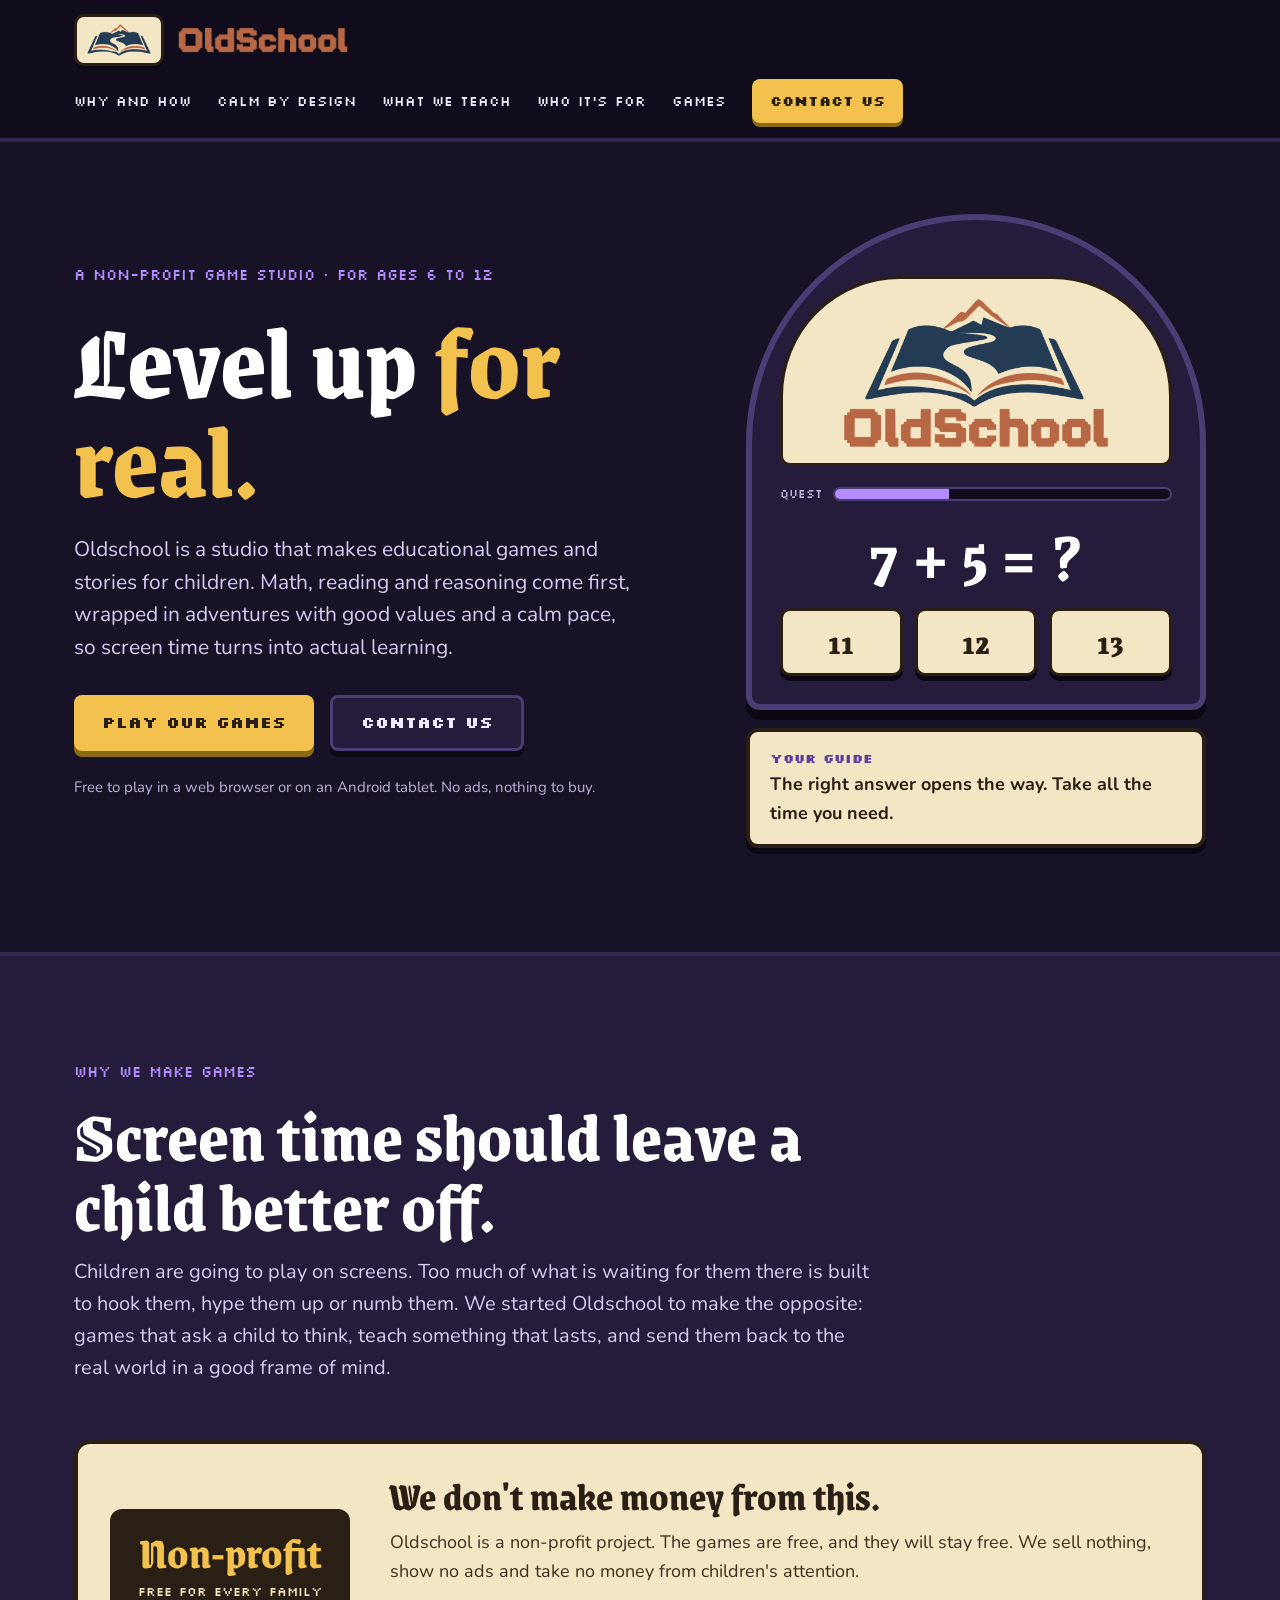
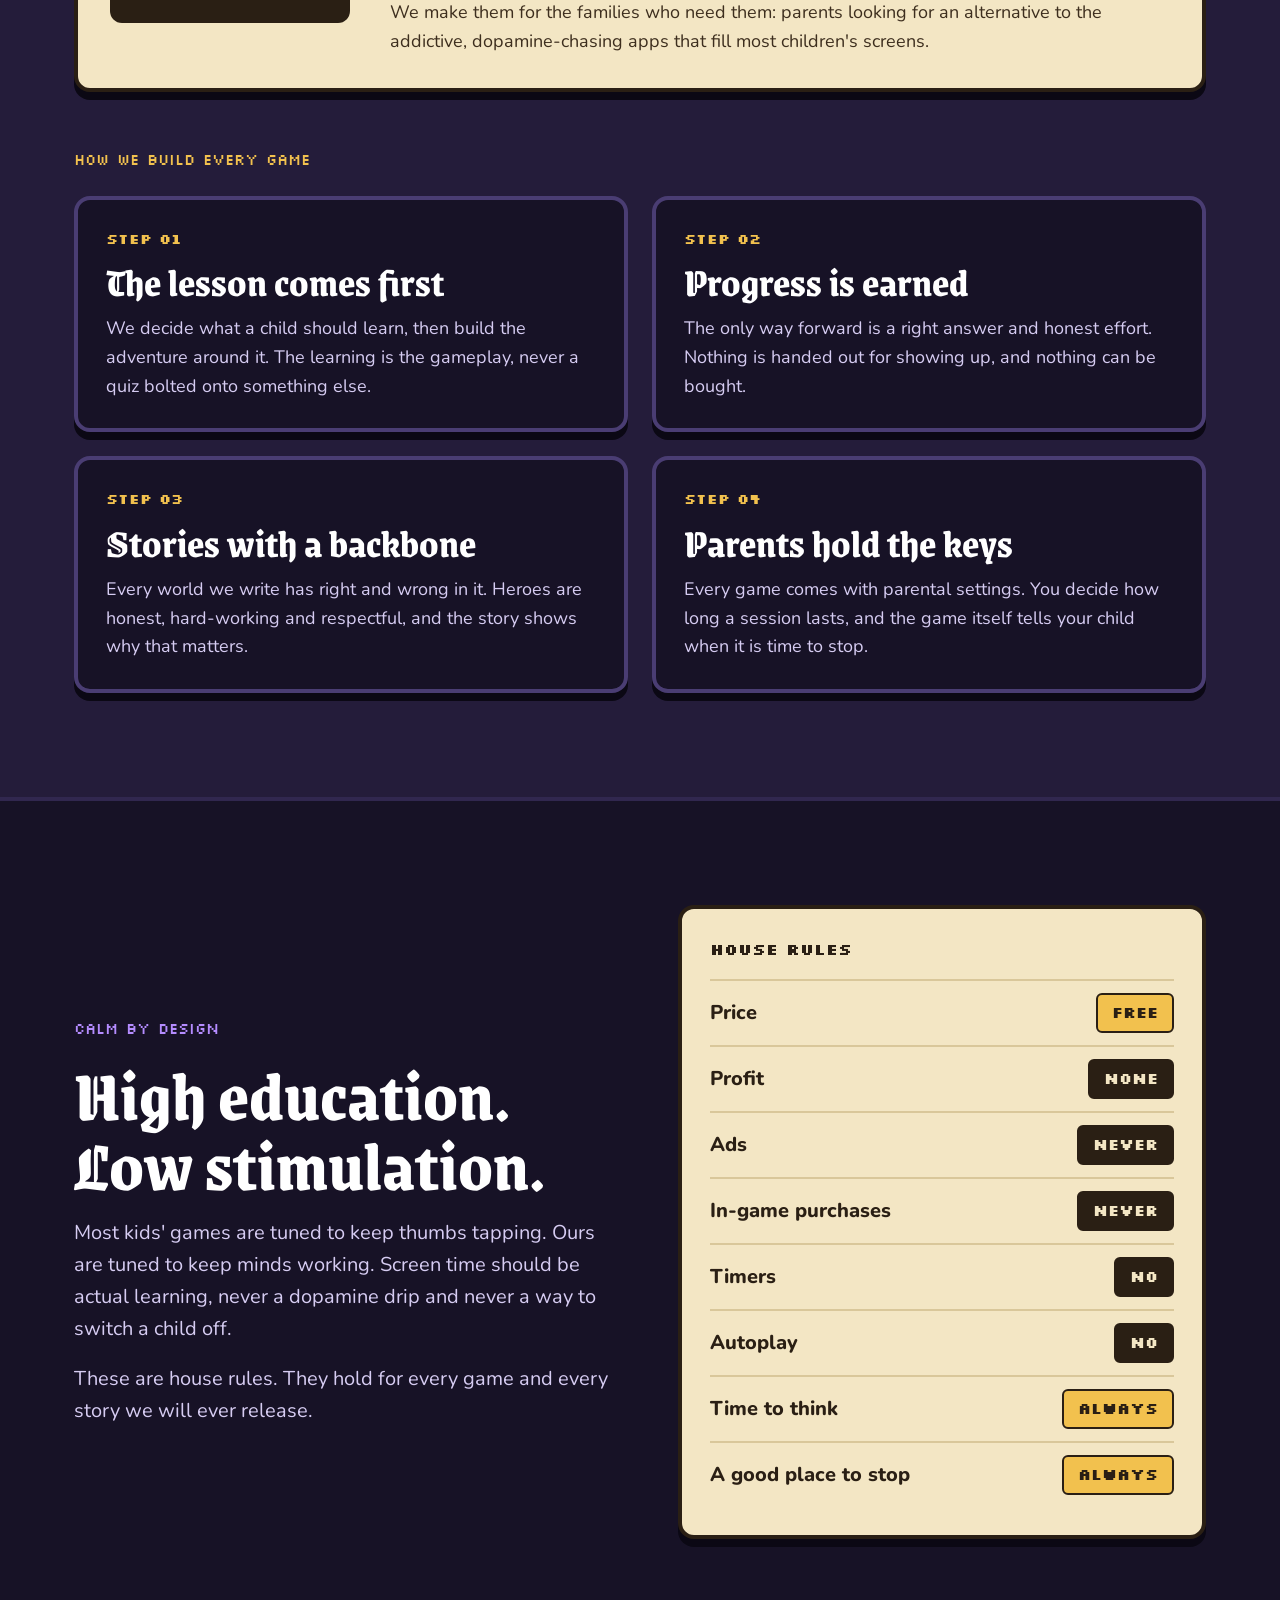
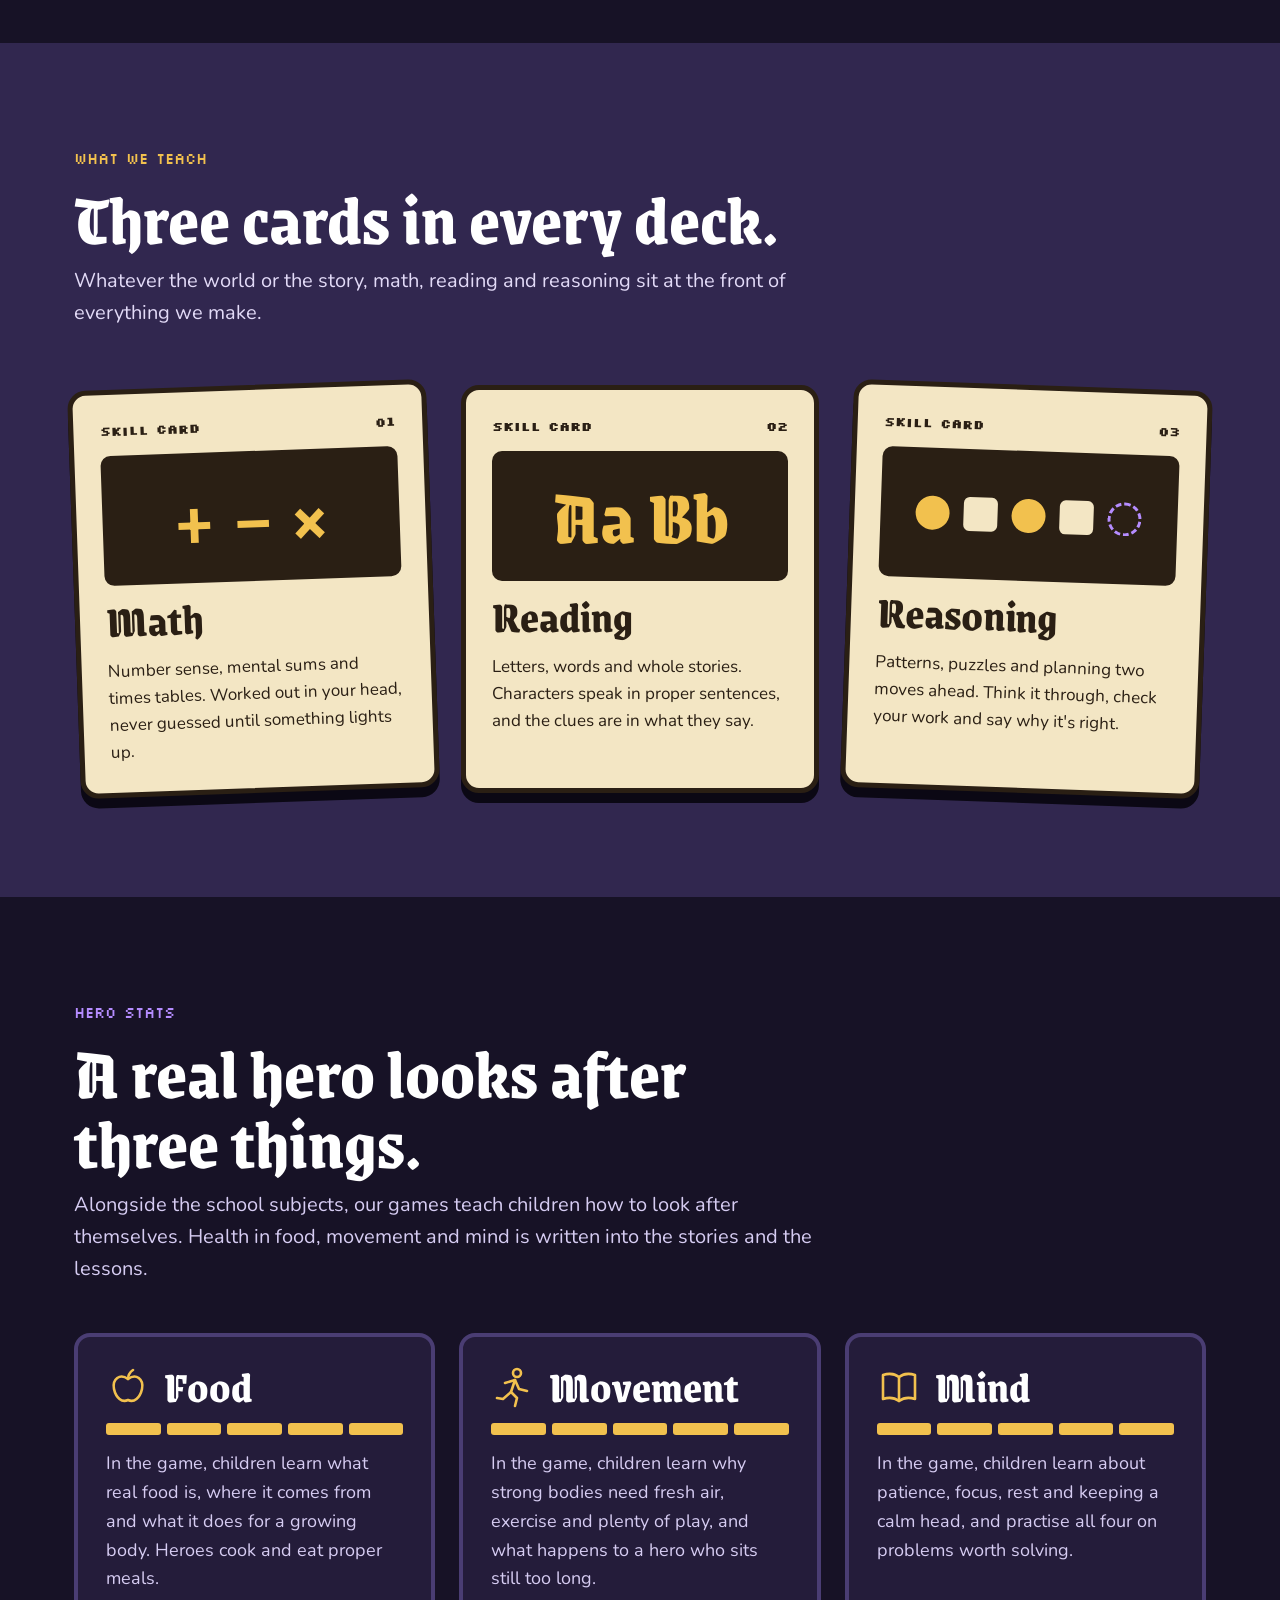
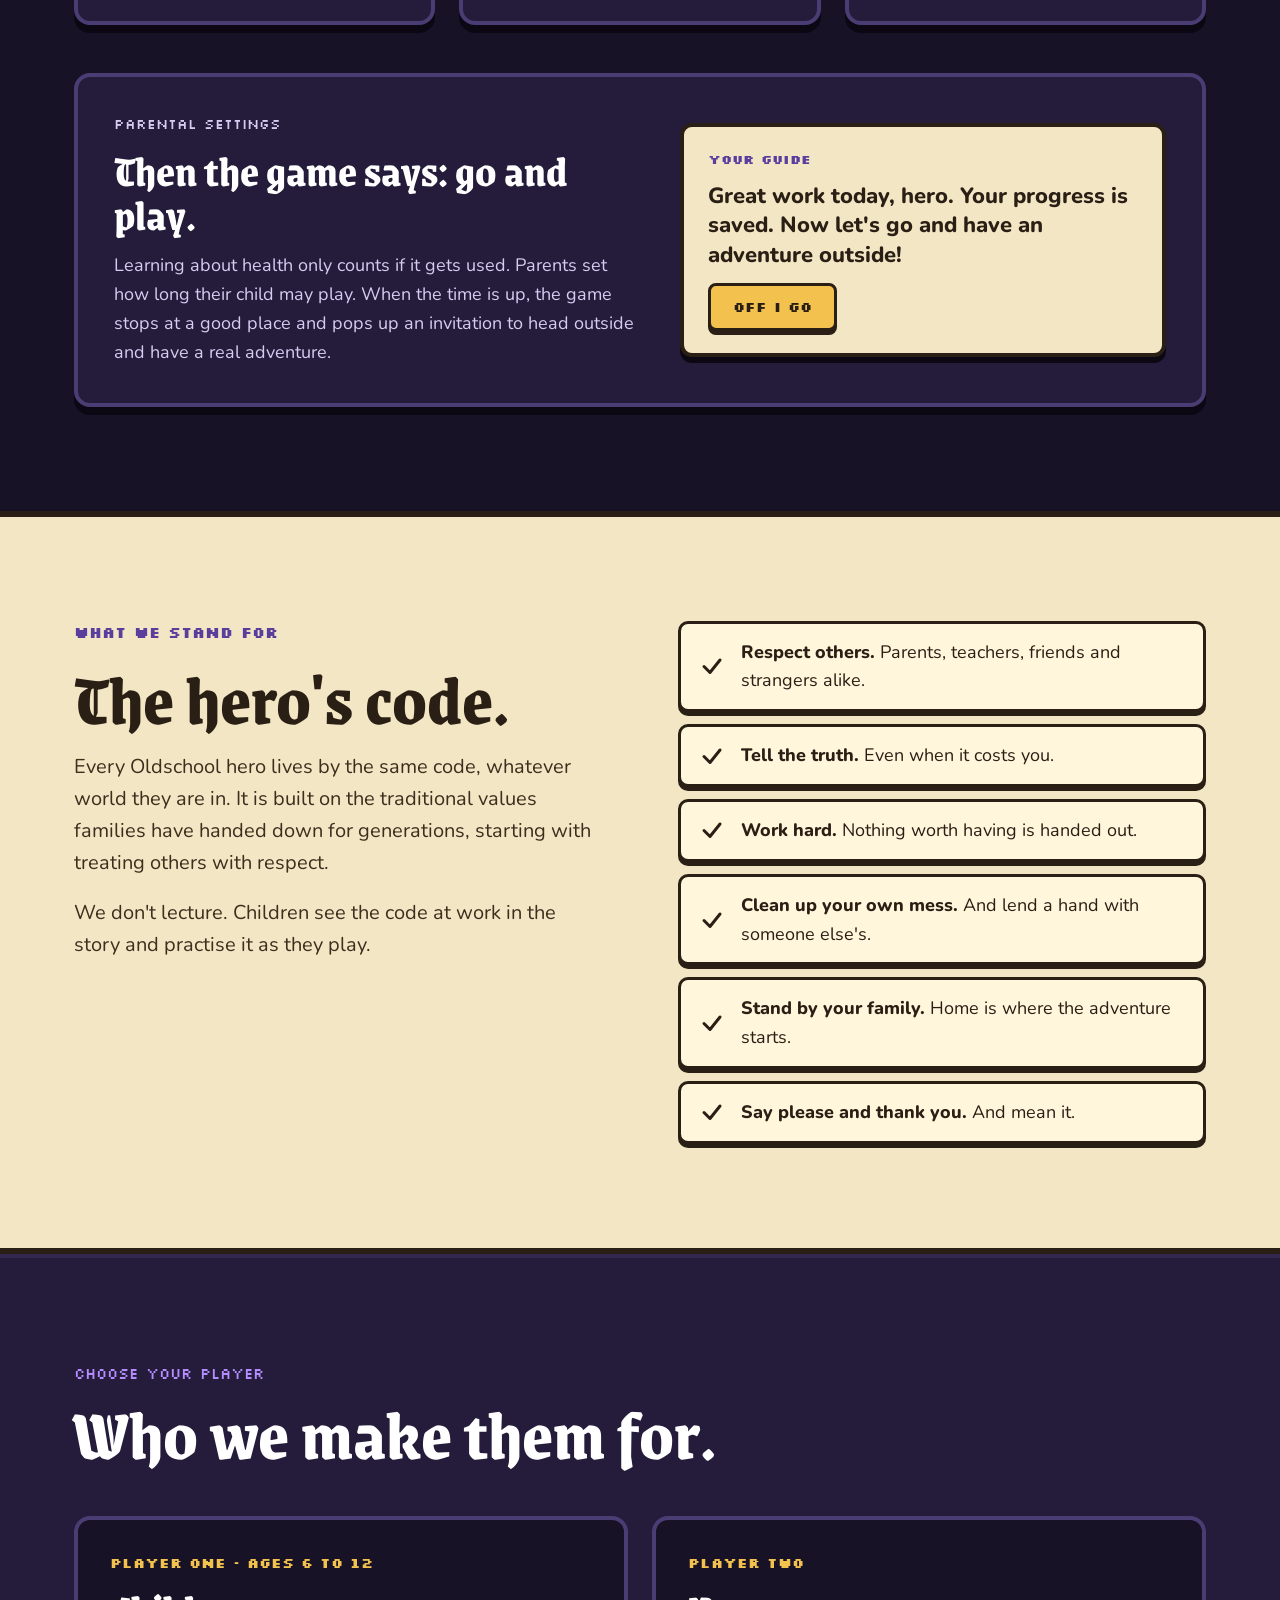
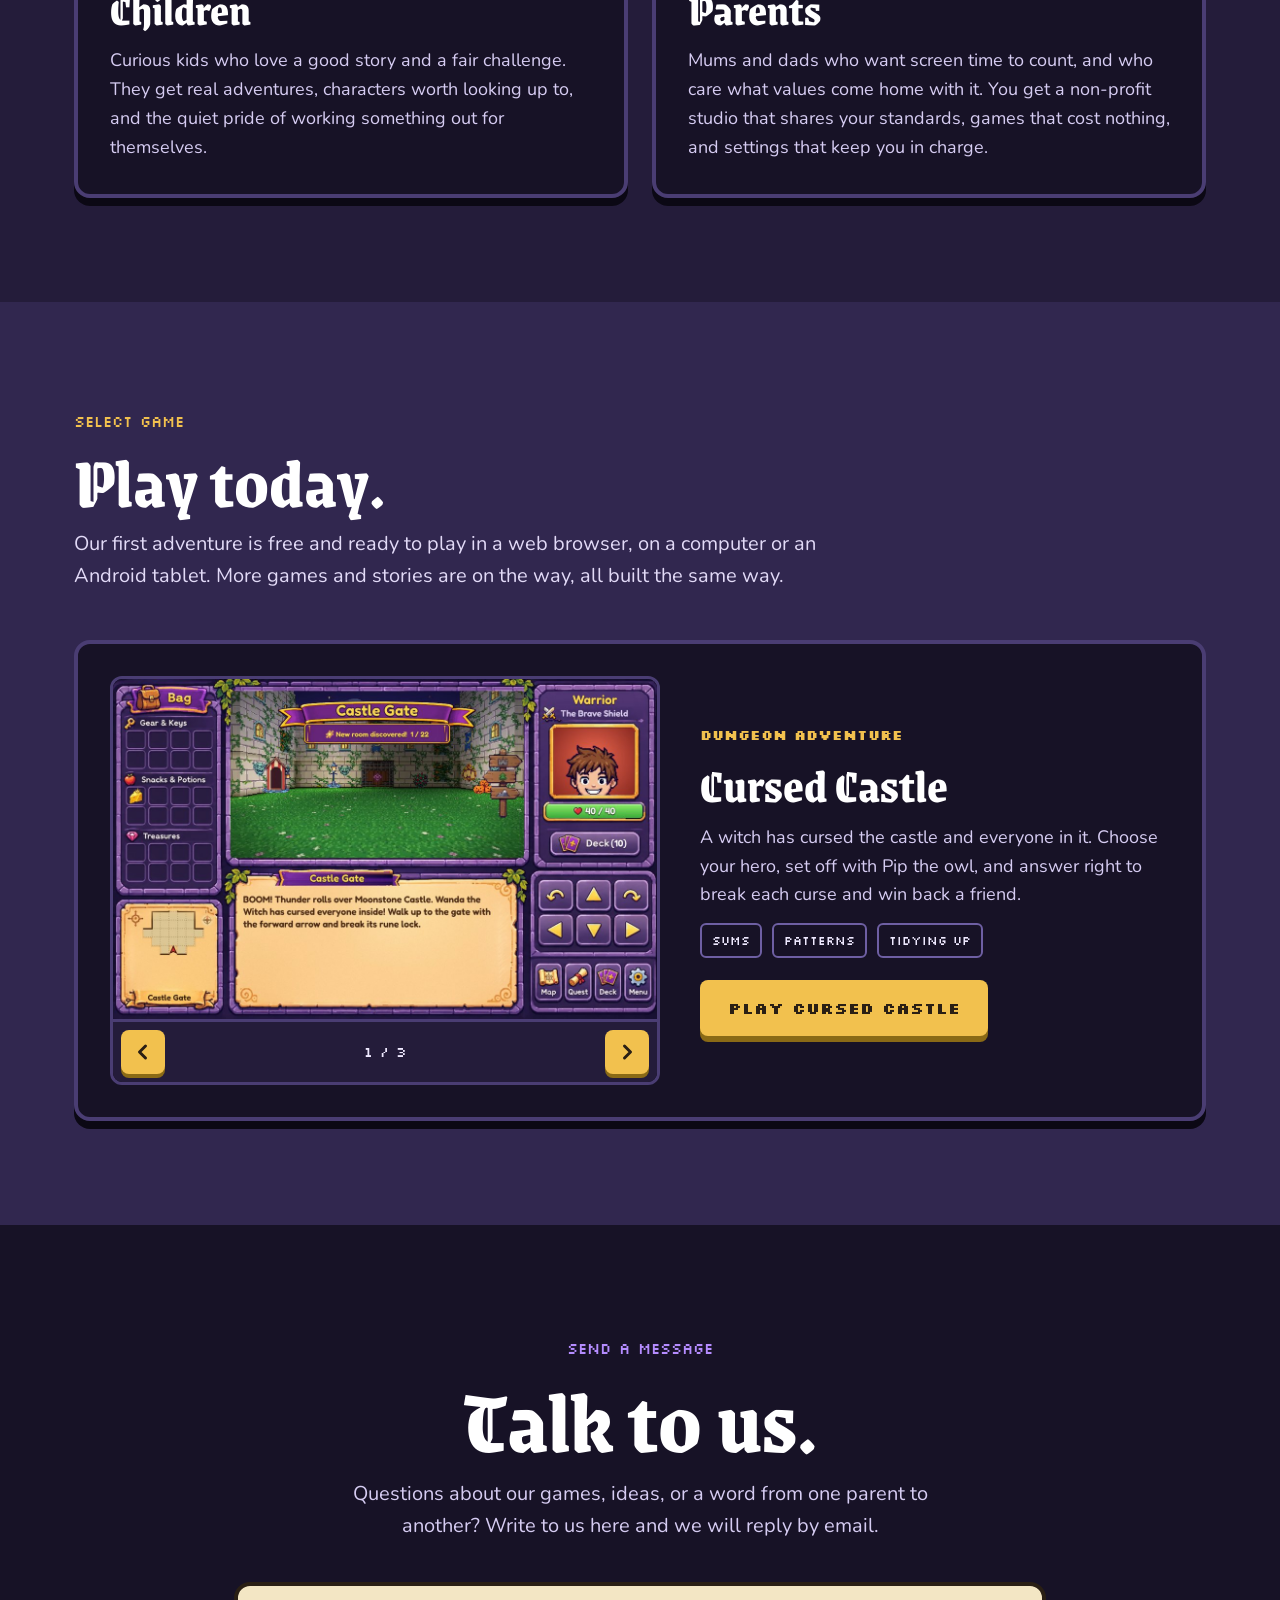
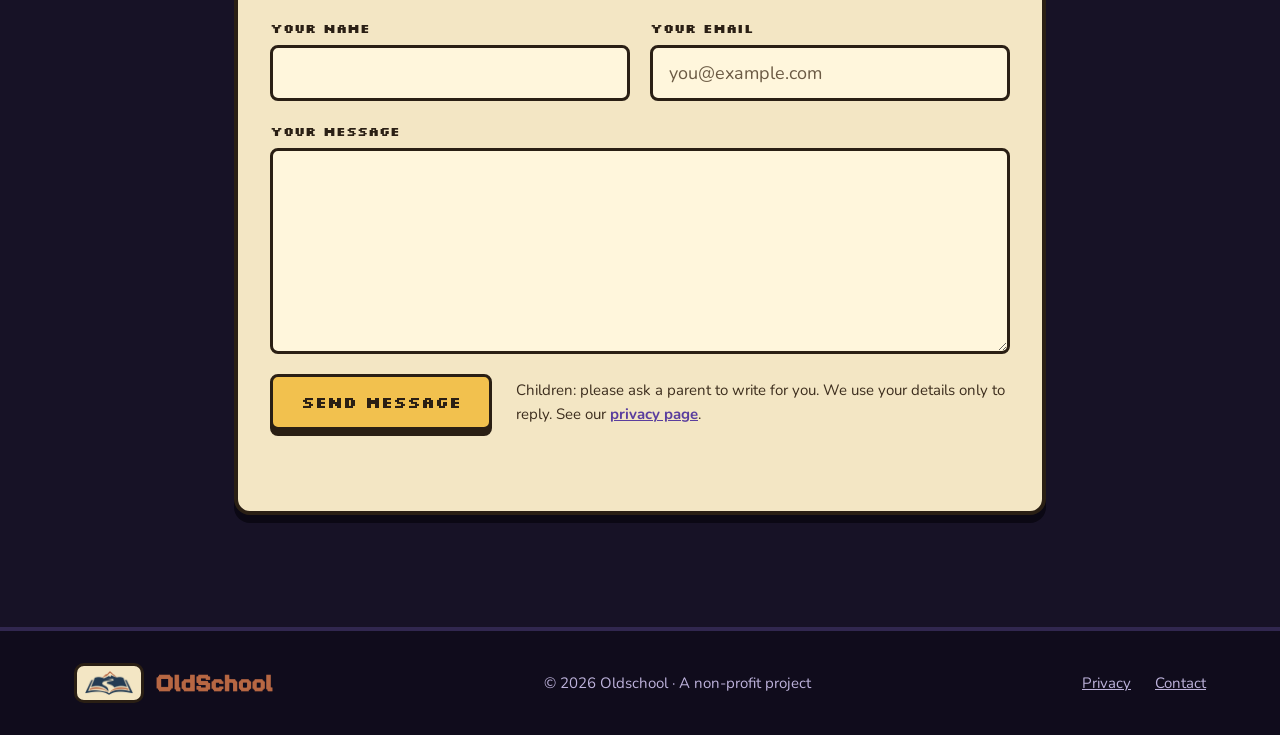
<file: index.html>
<!doctype html>
<html lang="en">
<head>
  <meta charset="utf-8">
  <meta name="viewport" content="width=device-width, initial-scale=1">
  <title>Oldschool | Games that level kids up for real</title>
  <meta name="description" content="Oldschool is a non-profit project making free educational games and stories for children. Math, reading and reasoning first, with good values and a calm pace. No ads, nothing to buy.">
  <meta name="theme-color" content="#171226">
  <link rel="icon" href="favicon.ico" sizes="32x32">
  <link rel="icon" type="image/png" sizes="512x512" href="icon-512.png">
  <link rel="apple-touch-icon" href="apple-touch-icon.png">
  <link rel="stylesheet" href="style.css">
</head>
<body>

<a class="skip-link" href="#main">Skip to content</a>

<header class="site-header">
  <div class="wrap header-inner">
    <a class="logo" href="#top" aria-label="Oldschool, home">
      <span class="logo-tile"><img src="images/logo-mark.png" alt="" width="400" height="200"></span>
      <img class="logo-word" src="images/logo-wordmark.png" alt="" width="783" height="120">
    </a>
    <button class="nav-toggle" type="button" aria-expanded="false" aria-controls="site-nav">Menu</button>
    <nav id="site-nav" class="site-nav" aria-label="Main">
      <a href="#how">Why and how</a>
      <a href="#calm">Calm by design</a>
      <a href="#skills">What we teach</a>
      <a href="#who">Who it's for</a>
      <a href="#games">Games</a>
      <a class="btn btn-small" href="#contact">Contact us</a>
    </nav>
  </div>
</header>

<main id="main">

<!-- HERO -->
<section id="top" class="section hero">
  <div class="wrap hero-inner">
    <div class="hero-copy">
      <p class="eyebrow eyebrow-purple">A non-profit game studio · For ages 6 to 12</p>
      <h1>Level up <span class="accent">for real.</span></h1>
      <p class="lead">Oldschool is a studio that makes educational games and stories for children. Math, reading and reasoning come first, wrapped in adventures with good values and a calm pace, so screen time turns into actual learning.</p>
      <div class="hero-actions">
        <a class="btn" href="#games">Play our games</a>
        <a class="btn btn-ghost" href="#contact">Contact us</a>
      </div>
      <p class="small-note">Free to play in a web browser or on an Android tablet. No ads, nothing to buy.</p>
    </div>

    <div class="hero-demo">
      <div class="arch">
        <!-- The logo stands here until the studio key art is ready: swap this block for an <img class="arch-art"> -->
        <div class="arch-art arch-logo"><img src="images/logo.png" alt="The Oldschool logo: an open book with a mountain and a winding path" width="914" height="520"></div>
        <div class="quest-bar" aria-hidden="true"><span>QUEST</span><div class="quest-track"><div class="quest-fill"></div></div></div>
        <p class="sum">7 + 5 = ?</p>
        <div class="answers" role="group" aria-label="Pick an answer">
          <button type="button" class="answer" data-answer="11">11</button>
          <button type="button" class="answer" data-answer="12">12</button>
          <button type="button" class="answer" data-answer="13">13</button>
        </div>
      </div>
      <div class="dialogue">
        <span class="dialogue-name">Your guide</span>
        <span class="dialogue-text" id="guide-text" role="status" aria-live="polite">The right answer opens the way. Take all the time you need.</span>
      </div>
    </div>
  </div>
</section>

<!-- WHY AND HOW -->
<section id="how" class="section section-stone">
  <div class="wrap stack-xl">
    <div class="section-head wide">
      <p class="eyebrow eyebrow-purple">Why we make games</p>
      <h2>Screen time should leave a child better off.</h2>
      <p class="lead">Children are going to play on screens. Too much of what is waiting for them there is built to hook them, hype them up or numb them. We started Oldschool to make the opposite: games that ask a child to think, teach something that lasts, and send them back to the real world in a good frame of mind.</p>
    </div>
    <div class="pledge parchment">
      <div class="pledge-badge">
        <span class="pledge-big">Non-profit</span>
        <span class="pledge-small">Free for every family</span>
      </div>
      <div class="pledge-copy">
        <h3>We don't make money from this.</h3>
        <p>Oldschool is a non-profit project. The games are free, and they will stay free. We sell nothing, show no ads and take no money from children's attention.</p>
        <p>We make them for the families who need them: parents looking for an alternative to the addictive, dopamine-chasing apps that fill most children's screens.</p>
      </div>
    </div>
    <div class="stack-md">
      <p class="eyebrow eyebrow-gold">How we build every game</p>
      <div class="grid grid-2">
        <article class="panel">
          <p class="step">STEP 01</p>
          <h3>The lesson comes first</h3>
          <p>We decide what a child should learn, then build the adventure around it. The learning is the gameplay, never a quiz bolted onto something else.</p>
        </article>
        <article class="panel">
          <p class="step">STEP 02</p>
          <h3>Progress is earned</h3>
          <p>The only way forward is a right answer and honest effort. Nothing is handed out for showing up, and nothing can be bought.</p>
        </article>
        <article class="panel">
          <p class="step">STEP 03</p>
          <h3>Stories with a backbone</h3>
          <p>Every world we write has right and wrong in it. Heroes are honest, hard-working and respectful, and the story shows why that matters.</p>
        </article>
        <article class="panel">
          <p class="step">STEP 04</p>
          <h3>Parents hold the keys</h3>
          <p>Every game comes with parental settings. You decide how long a session lasts, and the game itself tells your child when it is time to stop.</p>
        </article>
      </div>
    </div>
  </div>
</section>

<!-- CALM BY DESIGN -->
<section id="calm" class="section">
  <div class="wrap split">
    <div class="split-copy">
      <p class="eyebrow eyebrow-purple">Calm by design</p>
      <h2>High education. Low stimulation.</h2>
      <p class="lead">Most kids' games are tuned to keep thumbs tapping. Ours are tuned to keep minds working. Screen time should be actual learning, never a dopamine drip and never a way to switch a child off.</p>
      <p class="lead">These are house rules. They hold for every game and every story we will ever release.</p>
    </div>
    <div class="rules parchment">
      <p class="rules-title">House rules</p>
      <ul class="rules-list">
        <li><span>Price</span><span class="tag tag-yes">FREE</span></li>
        <li><span>Profit</span><span class="tag tag-no">NONE</span></li>
        <li><span>Ads</span><span class="tag tag-no">NEVER</span></li>
        <li><span>In-game purchases</span><span class="tag tag-no">NEVER</span></li>
        <li><span>Timers</span><span class="tag tag-no">NO</span></li>
        <li><span>Autoplay</span><span class="tag tag-no">NO</span></li>
        <li><span>Time to think</span><span class="tag tag-yes">ALWAYS</span></li>
        <li><span>A good place to stop</span><span class="tag tag-yes">ALWAYS</span></li>
      </ul>
    </div>
  </div>
</section>

<!-- WHAT WE TEACH -->
<section id="skills" class="section section-purple">
  <div class="wrap stack-xl">
    <div class="section-head">
      <p class="eyebrow eyebrow-gold">What we teach</p>
      <h2>Three cards in every deck.</h2>
      <p class="lead lead-bright">Whatever the world or the story, math, reading and reasoning sit at the front of everything we make.</p>
    </div>
    <div class="cards">
      <article class="card card-left">
        <div class="card-top"><span>Skill card</span><span>01</span></div>
        <div class="card-art" aria-hidden="true">+ − ×</div>
        <h3>Math</h3>
        <p>Number sense, mental sums and times tables. Worked out in your head, never guessed until something lights up.</p>
      </article>
      <article class="card">
        <div class="card-top"><span>Skill card</span><span>02</span></div>
        <div class="card-art" aria-hidden="true">Aa Bb</div>
        <h3>Reading</h3>
        <p>Letters, words and whole stories. Characters speak in proper sentences, and the clues are in what they say.</p>
      </article>
      <article class="card card-right">
        <div class="card-top"><span>Skill card</span><span>03</span></div>
        <div class="card-art card-art-pattern" aria-hidden="true">
          <span class="dot"></span><span class="sq"></span><span class="dot"></span><span class="sq"></span><span class="dot dot-next"></span>
        </div>
        <h3>Reasoning</h3>
        <p>Patterns, puzzles and planning two moves ahead. Think it through, check your work and say why it's right.</p>
      </article>
    </div>
  </div>
</section>

<!-- HERO STATS -->
<section id="health" class="section">
  <div class="wrap stack-lg">
    <div class="section-head">
      <p class="eyebrow eyebrow-purple">Hero stats</p>
      <h2>A real hero looks after three things.</h2>
      <p class="lead">Alongside the school subjects, our games teach children how to look after themselves. Health in food, movement and mind is written into the stories and the lessons.</p>
    </div>
    <div class="grid grid-3">
      <article class="panel panel-raised">
        <div class="stat-head">
          <svg aria-hidden="true" width="44" height="44" viewBox="0 0 44 44" fill="none" stroke="currentColor" stroke-width="2.6" stroke-linecap="round" stroke-linejoin="round"><path d="M22 14 C14 8 6 14 8 24 C10 33 16 38 22 35 C28 38 34 33 36 24 C38 14 30 8 22 14 Z"></path><path d="M22 14 C22 10 24 7 27 5"></path></svg>
          <h3>Food</h3>
        </div>
        <div class="pips" aria-hidden="true"><span></span><span></span><span></span><span></span><span></span></div>
        <p>In the game, children learn what real food is, where it comes from and what it does for a growing body. Heroes cook and eat proper meals.</p>
      </article>
      <article class="panel panel-raised">
        <div class="stat-head">
          <svg aria-hidden="true" width="44" height="44" viewBox="0 0 44 44" fill="none" stroke="currentColor" stroke-width="2.6" stroke-linecap="round" stroke-linejoin="round"><circle cx="26" cy="8" r="4"></circle><path d="M14 18 L24 15 L28 24 L36 26"></path><path d="M24 15 L20 27 L26 33 L24 41"></path><path d="M20 27 L12 34 L6 33"></path></svg>
          <h3>Movement</h3>
        </div>
        <div class="pips" aria-hidden="true"><span></span><span></span><span></span><span></span><span></span></div>
        <p>In the game, children learn why strong bodies need fresh air, exercise and plenty of play, and what happens to a hero who sits still too long.</p>
      </article>
      <article class="panel panel-raised">
        <div class="stat-head">
          <svg aria-hidden="true" width="44" height="44" viewBox="0 0 44 44" fill="none" stroke="currentColor" stroke-width="2.6" stroke-linecap="round" stroke-linejoin="round"><path d="M6 10 C12 8 18 9 22 12 C26 9 32 8 38 10 L38 34 C32 32 26 33 22 36 C18 33 12 32 6 34 Z"></path><path d="M22 12 L22 36"></path></svg>
          <h3>Mind</h3>
        </div>
        <div class="pips" aria-hidden="true"><span></span><span></span><span></span><span></span><span></span></div>
        <p>In the game, children learn about patience, focus, rest and keeping a calm head, and practise all four on problems worth solving.</p>
      </article>
    </div>

    <div class="panel panel-raised parental">
      <div class="parental-copy">
        <p class="eyebrow eyebrow-gold eyebrow-small">Parental settings</p>
        <h3>Then the game says: go and play.</h3>
        <p>Learning about health only counts if it gets used. Parents set how long their child may play. When the time is up, the game stops at a good place and pops up an invitation to head outside and have a real adventure.</p>
      </div>
      <div class="dialogue dialogue-large" aria-label="Example of the in-game pop-up">
        <span class="dialogue-name">Your guide</span>
        <span class="dialogue-text">Great work today, hero. Your progress is saved. Now let's go and have an adventure outside!</span>
        <span class="fake-button" aria-hidden="true">Off I go</span>
      </div>
    </div>
  </div>
</section>

<!-- THE HERO'S CODE -->
<section id="code" class="section section-parchment">
  <div class="wrap split split-top">
    <div class="split-copy">
      <p class="eyebrow eyebrow-ink">What we stand for</p>
      <h2>The hero's code.</h2>
      <p class="lead">Every Oldschool hero lives by the same code, whatever world they are in. It is built on the traditional values families have handed down for generations, starting with treating others with respect.</p>
      <p class="lead">We don't lecture. Children see the code at work in the story and practise it as they play.</p>
    </div>
    <ol class="code-list">
      <li><svg aria-hidden="true" width="26" height="26" viewBox="0 0 26 26" fill="none" stroke="currentColor" stroke-width="3" stroke-linecap="round" stroke-linejoin="round"><path d="M5 13.5 L11 19.5 L21 7"></path></svg><span><strong>Respect others.</strong> Parents, teachers, friends and strangers alike.</span></li>
      <li><svg aria-hidden="true" width="26" height="26" viewBox="0 0 26 26" fill="none" stroke="currentColor" stroke-width="3" stroke-linecap="round" stroke-linejoin="round"><path d="M5 13.5 L11 19.5 L21 7"></path></svg><span><strong>Tell the truth.</strong> Even when it costs you.</span></li>
      <li><svg aria-hidden="true" width="26" height="26" viewBox="0 0 26 26" fill="none" stroke="currentColor" stroke-width="3" stroke-linecap="round" stroke-linejoin="round"><path d="M5 13.5 L11 19.5 L21 7"></path></svg><span><strong>Work hard.</strong> Nothing worth having is handed out.</span></li>
      <li><svg aria-hidden="true" width="26" height="26" viewBox="0 0 26 26" fill="none" stroke="currentColor" stroke-width="3" stroke-linecap="round" stroke-linejoin="round"><path d="M5 13.5 L11 19.5 L21 7"></path></svg><span><strong>Clean up your own mess.</strong> And lend a hand with someone else's.</span></li>
      <li><svg aria-hidden="true" width="26" height="26" viewBox="0 0 26 26" fill="none" stroke="currentColor" stroke-width="3" stroke-linecap="round" stroke-linejoin="round"><path d="M5 13.5 L11 19.5 L21 7"></path></svg><span><strong>Stand by your family.</strong> Home is where the adventure starts.</span></li>
      <li><svg aria-hidden="true" width="26" height="26" viewBox="0 0 26 26" fill="none" stroke="currentColor" stroke-width="3" stroke-linecap="round" stroke-linejoin="round"><path d="M5 13.5 L11 19.5 L21 7"></path></svg><span><strong>Say please and thank you.</strong> And mean it.</span></li>
    </ol>
  </div>
</section>

<!-- WHO IT'S FOR -->
<section id="who" class="section section-stone">
  <div class="wrap stack-lg">
    <div class="section-head">
      <p class="eyebrow eyebrow-purple">Choose your player</p>
      <h2>Who we make them for.</h2>
    </div>
    <div class="grid grid-2">
      <article class="panel">
        <p class="step">PLAYER ONE · AGES 6 TO 12</p>
        <h3>Children</h3>
        <p>Curious kids who love a good story and a fair challenge. They get real adventures, characters worth looking up to, and the quiet pride of working something out for themselves.</p>
      </article>
      <article class="panel">
        <p class="step">PLAYER TWO</p>
        <h3>Parents</h3>
        <p>Mums and dads who want screen time to count, and who care what values come home with it. You get a non-profit studio that shares your standards, games that cost nothing, and settings that keep you in charge.</p>
      </article>
    </div>
  </div>
</section>

<!-- GAMES -->
<section id="games" class="section section-purple">
  <div class="wrap stack-lg">
    <div class="section-head">
      <p class="eyebrow eyebrow-gold">Select game</p>
      <h2>Play today.</h2>
      <p class="lead lead-bright">Our first adventure is free and ready to play in a web browser, on a computer or an Android tablet. More games and stories are on the way, all built the same way.</p>
    </div>
    <div class="grid">
      <article class="panel game game-solo">
        <div class="carousel" data-carousel role="group" aria-roledescription="carousel" aria-label="Screens from Cursed Castle">
          <div class="carousel-frame">
            <img src="images/cursed-castle-1.jpg" alt="Cursed Castle: standing at the castle gate, with the bag, map and hero panels around the view" width="1120" height="700">
            <img src="images/cursed-castle-2.jpg" alt="Cursed Castle: a card battle against Nibbles the Rat in the kitchen" width="1120" height="700" hidden loading="lazy">
            <img src="images/cursed-castle-3.jpg" alt="Cursed Castle: a puzzle asking which number comes next after 1, 2, 3" width="1120" height="700" hidden loading="lazy">
          </div>
          <div class="carousel-bar">
            <button type="button" class="carousel-btn" data-prev aria-label="Previous screen">
              <svg aria-hidden="true" width="20" height="20" viewBox="0 0 20 20" fill="none" stroke="currentColor" stroke-width="3" stroke-linecap="round" stroke-linejoin="round"><path d="M12.5 4 L6.5 10 L12.5 16"></path></svg>
            </button>
            <span class="carousel-count" aria-live="polite">1 / 3</span>
            <button type="button" class="carousel-btn" data-next aria-label="Next screen">
              <svg aria-hidden="true" width="20" height="20" viewBox="0 0 20 20" fill="none" stroke="currentColor" stroke-width="3" stroke-linecap="round" stroke-linejoin="round"><path d="M7.5 4 L13.5 10 L7.5 16"></path></svg>
            </button>
          </div>
        </div>
        <div class="game-copy">
        <p class="step">DUNGEON ADVENTURE</p>
        <h3>Cursed Castle</h3>
        <p>A witch has cursed the castle and everyone in it. Choose your hero, set off with Pip the owl, and answer right to break each curse and win back a friend.</p>
        <ul class="tags">
          <li>Sums</li>
          <li>Patterns</li>
          <li>Tidying up</li>
        </ul>
        <a class="btn game-play" href="https://machess.github.io/cursedcastle/" target="_blank" rel="noopener">Play Cursed Castle<span class="visually-hidden"> (opens in a new tab)</span></a>
        </div>
      </article>
    </div>
  </div>
</section>

<!-- CONTACT -->
<section id="contact" class="section contact">
  <div class="wrap contact-inner">
    <div class="contact-head">
      <p class="eyebrow eyebrow-purple">Send a message</p>
      <h2 class="h-big">Talk to us.</h2>
      <p class="lead">Questions about our games, ideas, or a word from one parent to another? Write to us here and we will reply by email.</p>
    </div>
    <form id="contact-form" class="contact-form parchment" novalidate>
      <div class="field">
        <label for="contact-name">Your name</label>
        <input id="contact-name" name="name" type="text" autocomplete="name" required>
      </div>
      <div class="field">
        <label for="contact-email">Your email</label>
        <input id="contact-email" name="email" type="email" autocomplete="email" placeholder="you@example.com" required>
      </div>
      <div class="field field-wide">
        <label for="contact-message">Your message</label>
        <textarea id="contact-message" name="message" rows="6" required></textarea>
      </div>
      <!-- Hidden from people. Spam robots fill it in, and the message is then dropped. -->
      <div class="trap" aria-hidden="true">
        <label for="contact-website">Leave this empty</label>
        <input id="contact-website" name="website" type="text" tabindex="-1" autocomplete="off">
      </div>
      <div class="contact-actions field-wide">
        <button class="btn" type="submit">Send message</button>
        <p class="form-note">Children: please ask a parent to write for you. We use your details only to reply. See our <a href="privacy.html">privacy page</a>.</p>
      </div>
      <p class="form-message field-wide" role="status" aria-live="polite"></p>
    </form>
  </div>
</section>

</main>

<footer class="site-footer">
  <div class="wrap footer-inner">
    <span class="footer-brand">
      <span class="logo-tile logo-tile-small"><img src="images/logo-mark.png" alt="" width="400" height="200"></span>
      <img class="logo-word logo-word-small" src="images/logo-wordmark.png" alt="Oldschool" width="783" height="120" loading="lazy">
    </span>
    <span>© <span id="year"></span> Oldschool · A non-profit project</span>
    <span class="footer-links"><a href="privacy.html">Privacy</a><a href="#contact">Contact</a></span>
  </div>
</footer>

<script src="script.js"></script>
</body>
</html>
</file>
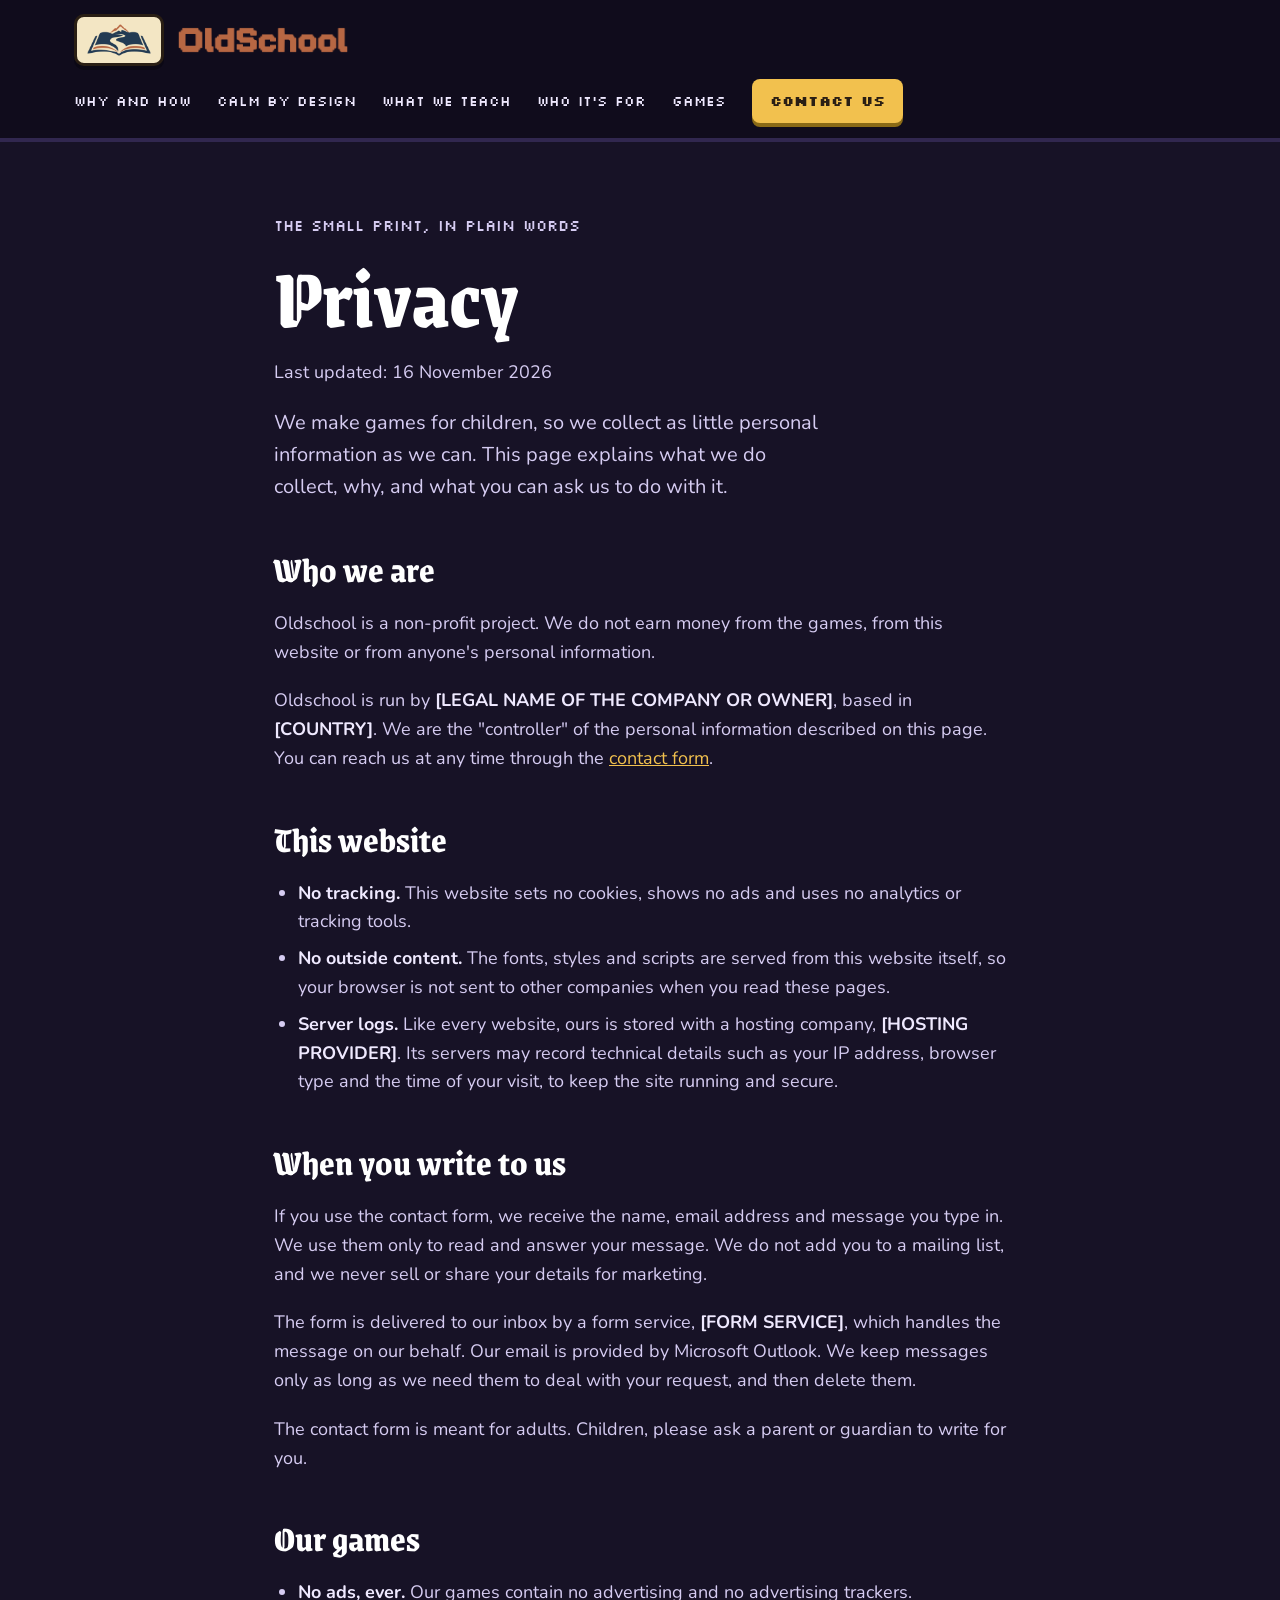
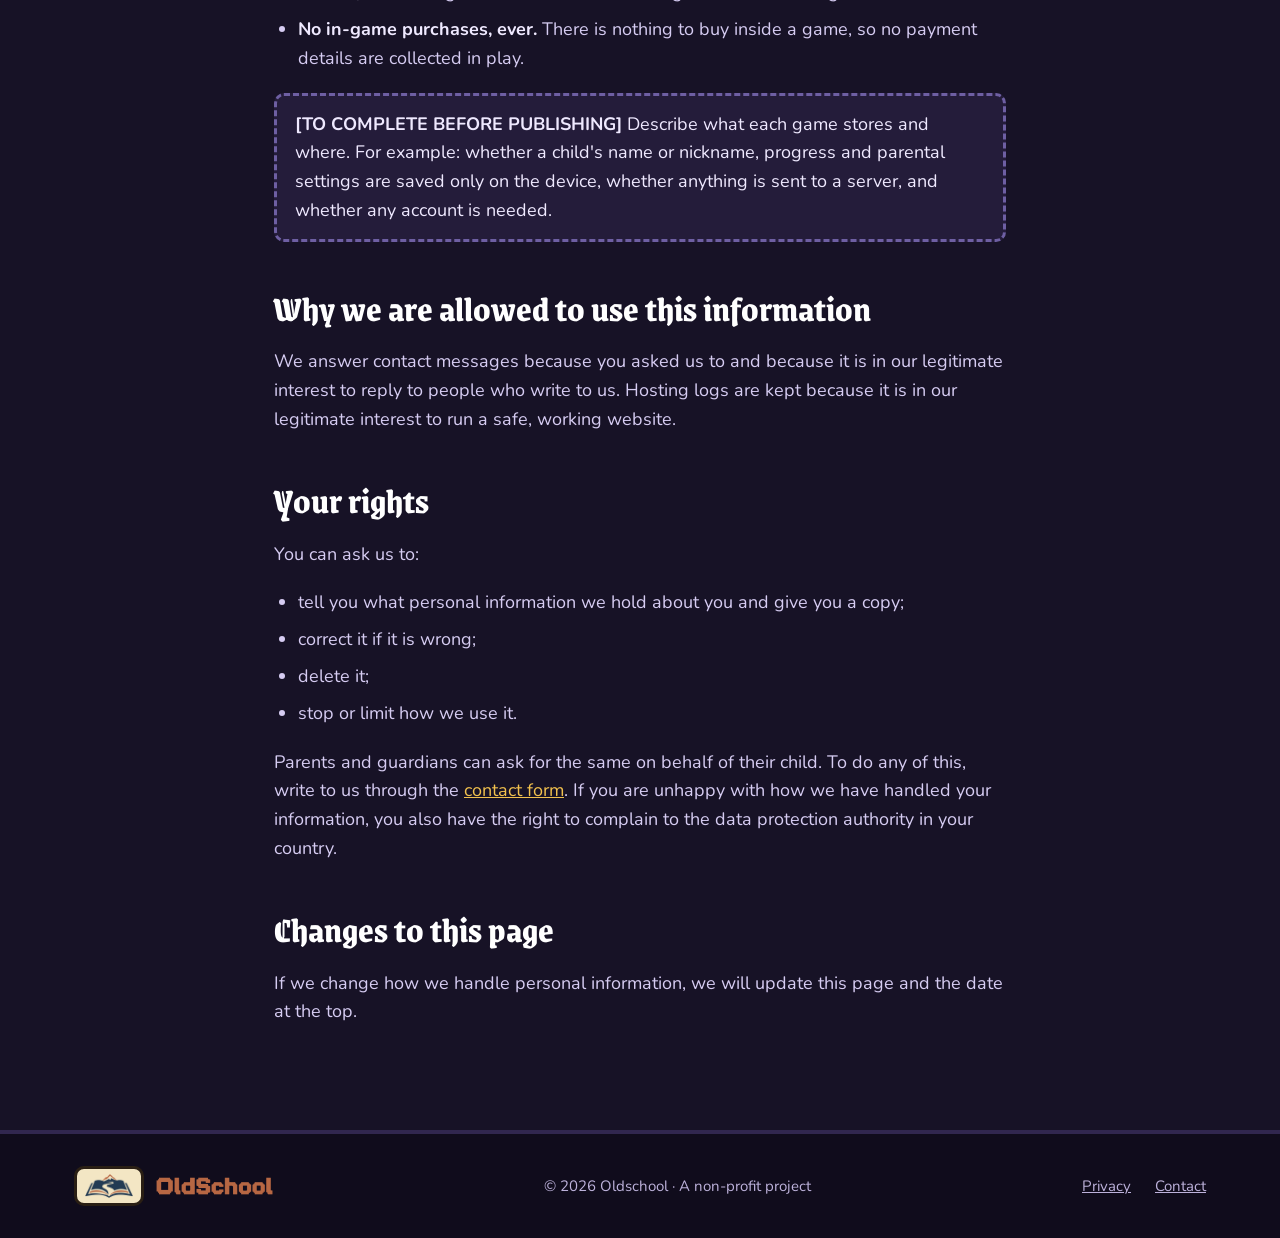
<file: privacy.html>
<!doctype html>
<html lang="en">
<head>
  <meta charset="utf-8">
  <meta name="viewport" content="width=device-width, initial-scale=1">
  <title>Privacy | Oldschool</title>
  <meta name="description" content="How Oldschool handles personal information on this website and in its games.">
  <meta name="theme-color" content="#171226">
  <link rel="icon" href="favicon.ico" sizes="32x32">
  <link rel="icon" type="image/png" sizes="512x512" href="icon-512.png">
  <link rel="apple-touch-icon" href="apple-touch-icon.png">
  <link rel="stylesheet" href="style.css">
</head>
<body>

<a class="skip-link" href="#main">Skip to content</a>

<header class="site-header">
  <div class="wrap header-inner">
    <a class="logo" href="index.html" aria-label="Oldschool, home">
      <span class="logo-tile"><img src="images/logo-mark.png" alt="" width="400" height="200"></span>
      <img class="logo-word" src="images/logo-wordmark.png" alt="" width="783" height="120">
    </a>
    <button class="nav-toggle" type="button" aria-expanded="false" aria-controls="site-nav">Menu</button>
    <nav id="site-nav" class="site-nav" aria-label="Main">
      <a href="index.html#how">Why and how</a>
      <a href="index.html#calm">Calm by design</a>
      <a href="index.html#skills">What we teach</a>
      <a href="index.html#who">Who it's for</a>
      <a href="index.html#games">Games</a>
      <a class="btn btn-small" href="index.html#contact">Contact us</a>
    </nav>
  </div>
</header>

<main id="main" class="legal">
  <div class="wrap legal-inner">
    <p class="eyebrow eyebrow-purple">The small print, in plain words</p>
    <h1>Privacy</h1>
    <p>Last updated: 16 November 2026</p>

    <p class="lead">We make games for children, so we collect as little personal information as we can. This page explains what we do collect, why, and what you can ask us to do with it.</p>

    <h2>Who we are</h2>
    <p>Oldschool is a non-profit project. We do not earn money from the games, from this website or from anyone's personal information.</p>
    <p>Oldschool is run by <strong>[LEGAL NAME OF THE COMPANY OR OWNER]</strong>, based in <strong>[COUNTRY]</strong>. We are the "controller" of the personal information described on this page. You can reach us at any time through the <a href="index.html#contact">contact form</a>.</p>

    <h2>This website</h2>
    <ul>
      <li><strong>No tracking.</strong> This website sets no cookies, shows no ads and uses no analytics or tracking tools.</li>
      <li><strong>No outside content.</strong> The fonts, styles and scripts are served from this website itself, so your browser is not sent to other companies when you read these pages.</li>
      <li><strong>Server logs.</strong> Like every website, ours is stored with a hosting company, <strong>[HOSTING PROVIDER]</strong>. Its servers may record technical details such as your IP address, browser type and the time of your visit, to keep the site running and secure.</li>
    </ul>

    <h2>When you write to us</h2>
    <p>If you use the contact form, we receive the name, email address and message you type in. We use them only to read and answer your message. We do not add you to a mailing list, and we never sell or share your details for marketing.</p>
    <p>The form is delivered to our inbox by a form service, <strong>[FORM SERVICE]</strong>, which handles the message on our behalf. Our email is provided by Microsoft Outlook. We keep messages only as long as we need them to deal with your request, and then delete them.</p>
    <p>The contact form is meant for adults. Children, please ask a parent or guardian to write for you.</p>

    <h2>Our games</h2>
    <ul>
      <li><strong>No ads, ever.</strong> Our games contain no advertising and no advertising trackers.</li>
      <li><strong>No in-game purchases, ever.</strong> There is nothing to buy inside a game, so no payment details are collected in play.</li>
    </ul>
    <p class="todo"><strong>[TO COMPLETE BEFORE PUBLISHING]</strong> Describe what each game stores and where. For example: whether a child's name or nickname, progress and parental settings are saved only on the device, whether anything is sent to a server, and whether any account is needed.</p>

    <h2>Why we are allowed to use this information</h2>
    <p>We answer contact messages because you asked us to and because it is in our legitimate interest to reply to people who write to us. Hosting logs are kept because it is in our legitimate interest to run a safe, working website.</p>

    <h2>Your rights</h2>
    <p>You can ask us to:</p>
    <ul>
      <li>tell you what personal information we hold about you and give you a copy;</li>
      <li>correct it if it is wrong;</li>
      <li>delete it;</li>
      <li>stop or limit how we use it.</li>
    </ul>
    <p>Parents and guardians can ask for the same on behalf of their child. To do any of this, write to us through the <a href="index.html#contact">contact form</a>. If you are unhappy with how we have handled your information, you also have the right to complain to the data protection authority in your country.</p>

    <h2>Changes to this page</h2>
    <p>If we change how we handle personal information, we will update this page and the date at the top.</p>
  </div>
</main>

<footer class="site-footer">
  <div class="wrap footer-inner">
    <span class="footer-brand">
      <span class="logo-tile logo-tile-small"><img src="images/logo-mark.png" alt="" width="400" height="200"></span>
      <img class="logo-word logo-word-small" src="images/logo-wordmark.png" alt="Oldschool" width="783" height="120" loading="lazy">
    </span>
    <span>© <span id="year"></span> Oldschool · A non-profit project</span>
    <span class="footer-links"><a href="privacy.html">Privacy</a><a href="index.html#contact">Contact</a></span>
  </div>
</footer>

<script src="script.js"></script>
</body>
</html>
</file>
<file: style.css>
/* Oldschool launch page
   Colours and fonts live in :root so the whole look can be changed in one place. */

/* The fonts are built into the bottom of this file, so they always load with it. */

:root {
  --night: #171226;
  --night-deep: #100C1C;
  --stone: #241C3A;
  --stone-light: #31274F;
  --border: #4A3D73;
  --border-light: #6E5FA3;
  --shadow: #0B0814;

  --gold: #F2C14E;
  --gold-dark: #8A6A16;
  --purple: #B58CFF;

  --text: #EFE9FF;
  --text-soft: #D6CCF2;
  --text-muted: #BDB2DB;

  --parchment: #F3E6C4;
  --parchment-light: #FFF6DC;
  --parchment-line: #D9C79A;
  --ink: #2A1F14;
  --ink-soft: #3D2E1E;
  --ink-purple: #5A3E9E;

  --font-display: 'Grenze Gotisch', Georgia, serif;
  --font-body: 'Nunito', system-ui, sans-serif;
  --font-pixel: 'Silkscreen', ui-monospace, monospace;
}

*, *::before, *::after { box-sizing: border-box; }

html { scroll-behavior: smooth; }
@media (prefers-reduced-motion: reduce) { html { scroll-behavior: auto; } }

body {
  margin: 0;
  font-family: var(--font-body);
  font-size: 18px;
  line-height: 1.6;
  color: var(--text);
  background: var(--night);
}

h1, h2, h3, p, ul, ol { margin: 0; }
ul, ol { padding: 0; list-style: none; }

a { color: var(--gold); }
a:hover { color: #FFE08A; }

:focus-visible { outline: 3px solid var(--purple); outline-offset: 3px; }
.section-parchment :focus-visible, .parchment :focus-visible { outline-color: var(--ink-purple); }

.skip-link {
  position: absolute; left: 12px; top: -60px;
  background: var(--gold); color: var(--ink);
  padding: 10px 16px; border-radius: 8px; font-weight: 700; z-index: 10;
}
.skip-link:focus { top: 12px; color: var(--ink); }

/* ---------- Layout helpers ---------- */

.wrap { max-width: 1180px; margin: 0 auto; padding-left: 24px; padding-right: 24px; }
.section { padding: 104px 0; }
.section-stone { background: var(--stone); border-top: 4px solid var(--stone-light); border-bottom: 4px solid var(--stone-light); }
.section-purple { background: var(--stone-light); }
.section-parchment { background: var(--parchment); color: var(--ink); border-top: 6px solid var(--ink); border-bottom: 6px solid var(--ink); }

.stack-md { display: flex; flex-direction: column; gap: 24px; }
.stack-lg { display: flex; flex-direction: column; gap: 48px; }
.stack-xl { display: flex; flex-direction: column; gap: 56px; }

.grid { display: grid; gap: 24px; }
.grid-2 { grid-template-columns: repeat(2, minmax(0, 1fr)); }
.grid-3 { grid-template-columns: repeat(3, minmax(0, 1fr)); }

.split { display: flex; flex-wrap: wrap; align-items: center; gap: 56px; }
.split-top { align-items: flex-start; }
.split-copy { flex: 1 1 440px; min-width: 0; display: flex; flex-direction: column; gap: 18px; }

.section-head { display: flex; flex-direction: column; gap: 12px; max-width: 760px; }
.section-head.wide { max-width: 800px; gap: 16px; }

/* ---------- Type ---------- */

h1, h2, h3 { font-family: var(--font-display); font-weight: 800; color: #FFFFFF; }
h1 { font-size: clamp(56px, 8.4vw, 116px); line-height: 0.92; }
h2 { font-size: clamp(44px, 5.6vw, 72px); line-height: 0.98; }
h3 { font-size: 40px; line-height: 1; }
.h-big { font-size: clamp(52px, 7vw, 96px); line-height: 0.95; }
.section-parchment h2, .card h3 { color: var(--ink); }

.accent { color: var(--gold); }

.lead { font-size: 20px; color: var(--text-soft); max-width: 560px; }
.section-head .lead { max-width: none; }
.lead-bright { color: #E2DAF7; }
.section-parchment .lead { color: var(--ink-soft); max-width: 520px; }

.eyebrow { font-family: var(--font-pixel); font-size: 15px; text-transform: uppercase; }
.eyebrow-small { font-size: 14px; }
.eyebrow-purple { color: var(--purple); }
.eyebrow-gold { color: var(--gold); }
.eyebrow-ink { color: var(--ink-purple); font-weight: 700; }

.small-note { font-size: 15px; color: var(--text-muted); }

/* ---------- Buttons ---------- */

.btn {
  display: inline-flex; align-items: center; justify-content: center;
  height: 56px; padding: 0 28px;
  font-family: var(--font-pixel); font-weight: 700; font-size: 16px; text-transform: uppercase; text-decoration: none;
  color: var(--ink); background: var(--gold);
  border: none; border-radius: 8px; cursor: pointer;
  box-shadow: 0 6px 0 var(--gold-dark);
}
.btn:hover { background: #FFD569; color: var(--ink); }
.btn:active { transform: translateY(3px); box-shadow: 0 3px 0 var(--gold-dark); }
.btn-small { height: 44px; padding: 0 18px; font-size: 14px; box-shadow: 0 4px 0 var(--gold-dark); }
.btn-ghost { background: var(--stone); color: var(--text); border: 3px solid var(--border); box-shadow: 0 6px 0 var(--shadow); }
.btn-ghost:hover { background: var(--stone-light); color: var(--text); }
.btn-ghost:active { box-shadow: 0 3px 0 var(--shadow); }
.btn[disabled] { opacity: 0.6; cursor: default; }

.hero-actions { display: flex; flex-wrap: wrap; gap: 16px; margin-top: 8px; }

/* ---------- Header ---------- */

.site-header { background: var(--night-deep); border-bottom: 4px solid var(--stone-light); }
.header-inner { display: flex; flex-wrap: wrap; align-items: center; justify-content: space-between; gap: 12px 32px; padding-top: 14px; padding-bottom: 14px; }

.logo { display: flex; align-items: center; gap: 14px; min-height: 52px; text-decoration: none; }
/* The logo's navy needs a light ground, so the mark sits on a parchment tile */
.logo-tile { display: inline-flex; align-items: center; justify-content: center; height: 52px; padding: 7px 10px; background: var(--parchment); border: 3px solid var(--ink); border-radius: 10px; box-shadow: 0 4px 0 var(--shadow); }
.logo-tile img { display: block; height: 100%; width: auto; }
.logo-word { display: block; height: 26px; width: auto; }
.logo-tile-small { height: 40px; padding: 5px 8px; box-shadow: none; }
.logo-word-small { height: 18px; }
.footer-brand { display: inline-flex; align-items: center; gap: 12px; }

.site-nav { display: flex; flex-wrap: wrap; align-items: center; gap: 4px 26px; font-family: var(--font-pixel); font-size: 14px; text-transform: uppercase; }
.site-nav a:not(.btn) { color: var(--text); text-decoration: none; padding: 12px 0; }
.site-nav a:not(.btn):hover { color: var(--gold); }

.nav-toggle {
  display: none;
  height: 44px; padding: 0 16px;
  font-family: var(--font-pixel); font-size: 14px; text-transform: uppercase;
  color: var(--text); background: var(--stone); border: 3px solid var(--border); border-radius: 8px; cursor: pointer;
}

/* ---------- Hero ---------- */

.hero { padding: 72px 0 104px; }
.hero-inner { display: flex; flex-wrap: wrap; align-items: center; gap: 56px; }
.hero-copy { flex: 1 1 480px; min-width: 0; display: flex; flex-direction: column; gap: 24px; }
.hero .lead { font-size: 21px; line-height: 1.55; }
.hero-demo { flex: 1 1 400px; min-width: 0; max-width: 460px; margin: 0 auto; display: flex; flex-direction: column; gap: 18px; }

.arch {
  background: var(--stone); border: 6px solid var(--border);
  border-radius: 230px 230px 14px 14px;
  padding: 56px 28px 28px;
  display: flex; flex-direction: column; align-items: center; gap: 18px;
  box-shadow: 0 10px 0 var(--shadow);
}

.art-slot {
  width: 100%; border: 2px dashed var(--border-light);
  display: flex; align-items: center; justify-content: center; text-align: center; padding: 20px;
  font-family: var(--font-pixel); font-size: 13px; text-transform: uppercase; color: var(--text-muted);
}
.arch-art { height: 190px; border-radius: 120px 120px 10px 10px; }
/* When you swap the placeholder for an image, give it class="arch-art" too */
img.arch-art { border: none; padding: 0; object-fit: cover; }
.arch-logo { width: 100%; display: flex; align-items: center; justify-content: center; padding: 18px 26px 14px; background: var(--parchment); border: 3px solid var(--ink); }
.arch-logo img { display: block; max-width: 100%; max-height: 100%; width: auto; height: auto; }

.quest-bar { width: 100%; display: flex; align-items: center; gap: 10px; font-family: var(--font-pixel); font-size: 12px; color: var(--text-muted); }
.quest-track { flex: 1; height: 14px; background: var(--night-deep); border: 2px solid var(--border); border-radius: 8px; overflow: hidden; }
.quest-fill { width: 34%; height: 100%; background: var(--purple); }
.quest-fill.is-done { width: 100%; background: var(--gold); }

.sum { font-family: var(--font-display); font-weight: 800; font-size: 68px; line-height: 1; color: #FFFFFF; }

.answers { width: 100%; display: grid; grid-template-columns: repeat(3, minmax(0, 1fr)); gap: 12px; }
.answer {
  height: 68px;
  font-family: var(--font-display); font-weight: 800; font-size: 34px;
  color: var(--ink); background: var(--parchment);
  border: 3px solid var(--ink); border-radius: 10px; cursor: pointer;
  box-shadow: 0 5px 0 var(--shadow);
}
.answer:hover { background: var(--parchment-light); }
.answer.is-right { background: var(--gold); }
.answer.is-wrong { background: #CDBF9E; color: #5A4A36; text-decoration: line-through; }

.dialogue {
  background: var(--parchment); color: var(--ink);
  border: 4px solid var(--ink); border-radius: 12px; padding: 16px 20px;
  box-shadow: 0 6px 0 var(--shadow);
  display: flex; flex-direction: column; gap: 2px;
}
.dialogue-name { font-family: var(--font-pixel); font-weight: 700; font-size: 13px; text-transform: uppercase; color: var(--ink-purple); }
.dialogue-text { font-weight: 700; }
.dialogue-large { flex: 1 1 360px; min-width: 0; padding: 22px 24px; gap: 12px; }
.dialogue-large .dialogue-text { font-weight: 800; font-size: 22px; line-height: 1.35; }
.fake-button {
  align-self: flex-start; display: inline-flex; align-items: center; height: 48px; padding: 0 22px;
  font-family: var(--font-pixel); font-weight: 700; font-size: 14px; text-transform: uppercase;
  background: var(--gold); border: 3px solid var(--ink); border-radius: 8px; box-shadow: 0 4px 0 var(--ink);
}

/* ---------- Forms ---------- */

.contact-form { display: grid; grid-template-columns: repeat(2, minmax(0, 1fr)); gap: 20px; padding: 32px; text-align: left; }
.field { display: flex; flex-direction: column; gap: 6px; min-width: 0; }
.field-wide { grid-column: 1 / -1; }
.field label { font-family: var(--font-pixel); font-weight: 700; font-size: 13px; text-transform: uppercase; color: var(--ink); }
.field input, .field textarea {
  width: 100%; padding: 14px 16px;
  font: inherit; font-size: 18px; color: var(--ink);
  background: var(--parchment-light); border: 3px solid var(--ink); border-radius: 8px;
}
.field input { height: 56px; padding-top: 0; padding-bottom: 0; }
.field textarea { resize: vertical; min-height: 150px; }
.field input::placeholder { color: #6B5A44; }
.field [aria-invalid="true"] { border-color: #A3271A; background: #FFE9E2; }
.trap { position: absolute; left: -9999px; width: 1px; height: 1px; overflow: hidden; }
.contact-actions { display: flex; flex-wrap: wrap; align-items: center; gap: 16px 24px; }
.contact-actions .btn { box-shadow: 0 6px 0 var(--ink); border: 3px solid var(--ink); }
.contact-actions .btn:active { box-shadow: 0 3px 0 var(--ink); }
.form-note { flex: 1 1 260px; font-size: 15px; color: var(--ink-soft); }
.form-note a { color: var(--ink-purple); font-weight: 700; }
.form-message { min-height: 1.6em; font-weight: 800; color: #1F5B2E; }
.form-message.is-error { color: #A3271A; }

/* ---------- Panels ---------- */

.panel {
  background: var(--night); border: 4px solid var(--border); border-radius: 16px; padding: 28px;
  box-shadow: 0 8px 0 var(--shadow);
  display: flex; flex-direction: column; gap: 12px;
}
.panel p { color: var(--text-soft); }
.panel-raised { background: var(--stone); gap: 14px; }
.panel .step { font-family: var(--font-pixel); font-weight: 700; font-size: 14px; color: var(--gold); }

.parchment { background: var(--parchment); color: var(--ink); border: 4px solid var(--ink); border-radius: 16px; box-shadow: 0 8px 0 var(--shadow); }

/* Non-profit pledge */
.pledge { display: flex; flex-wrap: wrap; align-items: center; gap: 28px 40px; padding: 32px; }
.pledge-badge { flex: 0 1 240px; display: flex; flex-direction: column; align-items: center; gap: 6px; text-align: center; padding: 22px 18px; background: var(--ink); color: var(--parchment); border-radius: 12px; }
.pledge-big { font-family: var(--font-display); font-weight: 800; font-size: 44px; line-height: 1; color: var(--gold); }
.pledge-small { font-family: var(--font-pixel); font-size: 13px; text-transform: uppercase; }
.pledge-copy { flex: 1 1 420px; min-width: 0; display: flex; flex-direction: column; gap: 12px; }
.pledge-copy h3 { color: var(--ink); }
.pledge-copy p { color: var(--ink-soft); }

/* House rules */
.rules { flex: 1 1 420px; min-width: 0; padding: 28px; }
.rules-title { font-family: var(--font-pixel); font-weight: 700; font-size: 16px; text-transform: uppercase; margin-bottom: 16px; }
.rules-list li { display: flex; justify-content: space-between; align-items: center; gap: 16px; padding: 12px 0; border-top: 2px solid var(--parchment-line); font-weight: 800; font-size: 20px; }
.tag { font-family: var(--font-pixel); font-size: 15px; font-weight: 700; border-radius: 6px; padding: 6px 14px; border: 2px solid var(--ink); }
.tag-no { background: var(--ink); color: var(--parchment); }
.tag-yes { background: var(--gold); color: var(--ink); }

/* Skill cards */
.cards { display: flex; flex-wrap: wrap; justify-content: center; gap: 28px; }
.card {
  flex: 1 1 290px; max-width: 360px; min-width: 0;
  background: var(--parchment); color: var(--ink);
  border: 5px solid var(--ink); border-radius: 18px; padding: 26px;
  box-shadow: 0 10px 0 var(--shadow);
  display: flex; flex-direction: column; gap: 14px;
}
.card-left { transform: rotate(-2deg); }
.card-right { transform: rotate(2deg); }
.card h3 { font-size: 44px; }
.card p { font-size: 17px; }
.card-top { display: flex; justify-content: space-between; font-family: var(--font-pixel); font-size: 13px; font-weight: 700; text-transform: uppercase; }
.card-art {
  height: 130px; background: var(--ink); color: var(--gold); border-radius: 10px;
  display: flex; align-items: center; justify-content: center; gap: 14px;
  font-family: var(--font-display); font-weight: 800; font-size: 76px; line-height: 1;
}
.card-art-pattern span { width: 34px; height: 34px; }
.card-art-pattern .dot { background: var(--gold); border-radius: 50%; }
.card-art-pattern .sq { background: var(--parchment); border-radius: 6px; }
.card-art-pattern .dot-next { background: none; border: 3px dashed var(--purple); }

/* Hero stats */
.stat-head { display: flex; align-items: center; gap: 14px; color: var(--gold); }
.stat-head h3 { font-size: 44px; }
.pips { display: grid; grid-template-columns: repeat(5, minmax(0, 1fr)); gap: 6px; }
.pips span { height: 12px; background: var(--gold); border-radius: 3px; }

.parental { flex-direction: row; flex-wrap: wrap; align-items: center; gap: 40px; padding: 36px; }
.parental-copy { flex: 1 1 400px; min-width: 0; display: flex; flex-direction: column; gap: 14px; }
.parental-copy h3 { font-size: 44px; }

/* Hero's code */
.code-list { flex: 1 1 420px; min-width: 0; display: flex; flex-direction: column; gap: 12px; }
.code-list li {
  background: var(--parchment-light); border: 3px solid var(--ink); border-radius: 10px; padding: 14px 18px;
  display: flex; align-items: center; gap: 16px; box-shadow: 0 4px 0 var(--ink);
}
.code-list svg { flex: none; }
.code-list strong { font-weight: 800; }

/* Who it's for */
#who .panel { padding: 32px; gap: 14px; }
#who .panel h3 { font-size: 44px; }

/* Games */
.game { gap: 14px; padding: 32px; }
.game h3 { font-size: 48px; }
.game-solo { flex-direction: row; flex-wrap: wrap; align-items: center; gap: 28px 40px; }
.game-solo .carousel { flex: 1 1 460px; min-width: 0; margin-bottom: 0; }
.game-copy { flex: 1 1 380px; min-width: 0; display: flex; flex-direction: column; gap: 14px; }
.game-play { align-self: flex-start; margin-top: 8px; }
.tags { display: flex; flex-wrap: wrap; gap: 10px; font-family: var(--font-pixel); font-size: 12px; text-transform: uppercase; }
.tags li { border: 2px solid var(--border-light); border-radius: 6px; padding: 6px 10px; color: var(--text); }
/* Screens carousel: moves only when its arrows are pressed, never on a timer */
.carousel { border: 3px solid var(--border); border-radius: 12px; overflow: hidden; background: var(--night-deep); margin-bottom: 8px; }
.carousel-frame { aspect-ratio: 16 / 10; background: var(--night-deep); }
.carousel-frame img { display: block; width: 100%; height: 100%; object-fit: cover; }
.carousel-frame img[hidden] { display: none; }
.carousel-bar { display: flex; align-items: center; justify-content: space-between; gap: 12px; padding: 8px; border-top: 3px solid var(--border); background: var(--stone); }
.carousel-btn { display: inline-flex; align-items: center; justify-content: center; width: 44px; height: 44px; color: var(--ink); background: var(--gold); border: none; border-radius: 8px; cursor: pointer; box-shadow: 0 4px 0 var(--gold-dark); }
.carousel-btn:hover { background: #FFD569; }
.carousel-btn:active { transform: translateY(2px); box-shadow: 0 2px 0 var(--gold-dark); }
.carousel-count { font-family: var(--font-pixel); font-size: 14px; color: var(--text); }
.visually-hidden { position: absolute; width: 1px; height: 1px; overflow: hidden; clip: rect(0 0 0 0); white-space: nowrap; }

/* Contact */
.contact { padding: 112px 0; }
.contact-inner { max-width: 860px; display: flex; flex-direction: column; gap: 40px; }
.contact-head { display: flex; flex-direction: column; align-items: center; gap: 16px; text-align: center; }
.contact-head .lead { max-width: 620px; }

/* Privacy and other text pages */
.legal { padding: 72px 0 104px; }
.legal-inner { max-width: 780px; display: flex; flex-direction: column; gap: 20px; }
.legal h1 { font-size: clamp(48px, 7vw, 84px); line-height: 0.95; }
.legal h2 { font-size: 36px; line-height: 1.05; margin-top: 28px; }
.legal p, .legal li { color: var(--text-soft); }
.legal ul { list-style: disc; padding-left: 24px; display: flex; flex-direction: column; gap: 8px; }
.legal strong { color: var(--text); }
.legal .todo { background: var(--stone); border: 3px dashed var(--border-light); border-radius: 10px; padding: 14px 18px; color: var(--text); }

/* Footer */
.site-footer { background: var(--night-deep); color: var(--text-muted); border-top: 4px solid var(--stone-light); font-size: 15px; }
.footer-inner { display: flex; flex-wrap: wrap; justify-content: space-between; align-items: center; gap: 12px 32px; padding-top: 28px; padding-bottom: 28px; }
.footer-links { display: flex; gap: 24px; }
.footer-links a { color: var(--text-muted); padding: 12px 0; }
.footer-links a:hover { color: var(--gold); }

/* ---------- Smaller screens ---------- */

@media (max-width: 900px) {
  .grid-3 { grid-template-columns: minmax(0, 1fr); }
  .section { padding: 72px 0; }
  .hero { padding: 48px 0 72px; }
}

@media (max-width: 760px) {
  body { font-size: 17px; }
  .grid-2 { grid-template-columns: minmax(0, 1fr); }
  .card-left, .card-right { transform: none; }
  .lead, .hero .lead { font-size: 18px; }
  .rules-list li { font-size: 18px; }
  .parental { padding: 24px; }
  .pledge { padding: 24px; }
  .pledge-badge { flex-basis: 100%; }
  .contact-form { grid-template-columns: minmax(0, 1fr); padding: 22px; }

  .nav-toggle { display: inline-flex; align-items: center; }
  .site-nav { display: none; flex-basis: 100%; flex-direction: column; align-items: stretch; gap: 0; padding-bottom: 8px; }
  .site-nav.is-open { display: flex; }
  .site-nav a:not(.btn) { padding: 14px 0; border-top: 2px solid var(--stone-light); }
  .site-nav .btn { margin-top: 12px; }
}

/* ---------- Fonts (built in; do not edit below this line) ----------
   Grenze Gotisch, Nunito and Silkscreen, SIL Open Font License. Licences are in /fonts. */

@font-face { font-family: 'Grenze Gotisch'; font-weight: 800; font-style: normal; font-display: swap; src: url([data-uri]) format('woff2'); }
@font-face { font-family: 'Nunito'; font-weight: 400; font-style: normal; font-display: swap; src: url([data-uri]) format('woff2'); }
@font-face { font-family: 'Nunito'; font-weight: 700; font-style: normal; font-display: swap; src: url([data-uri]) format('woff2'); }
@font-face { font-family: 'Nunito'; font-weight: 800; font-style: normal; font-display: swap; src: url([data-uri]) format('woff2'); }
@font-face { font-family: 'Silkscreen'; font-weight: 400; font-style: normal; font-display: swap; src: url([data-uri]) format('woff2'); }
@font-face { font-family: 'Silkscreen'; font-weight: 700; font-style: normal; font-display: swap; src: url([data-uri]) format('woff2'); }
</file>
